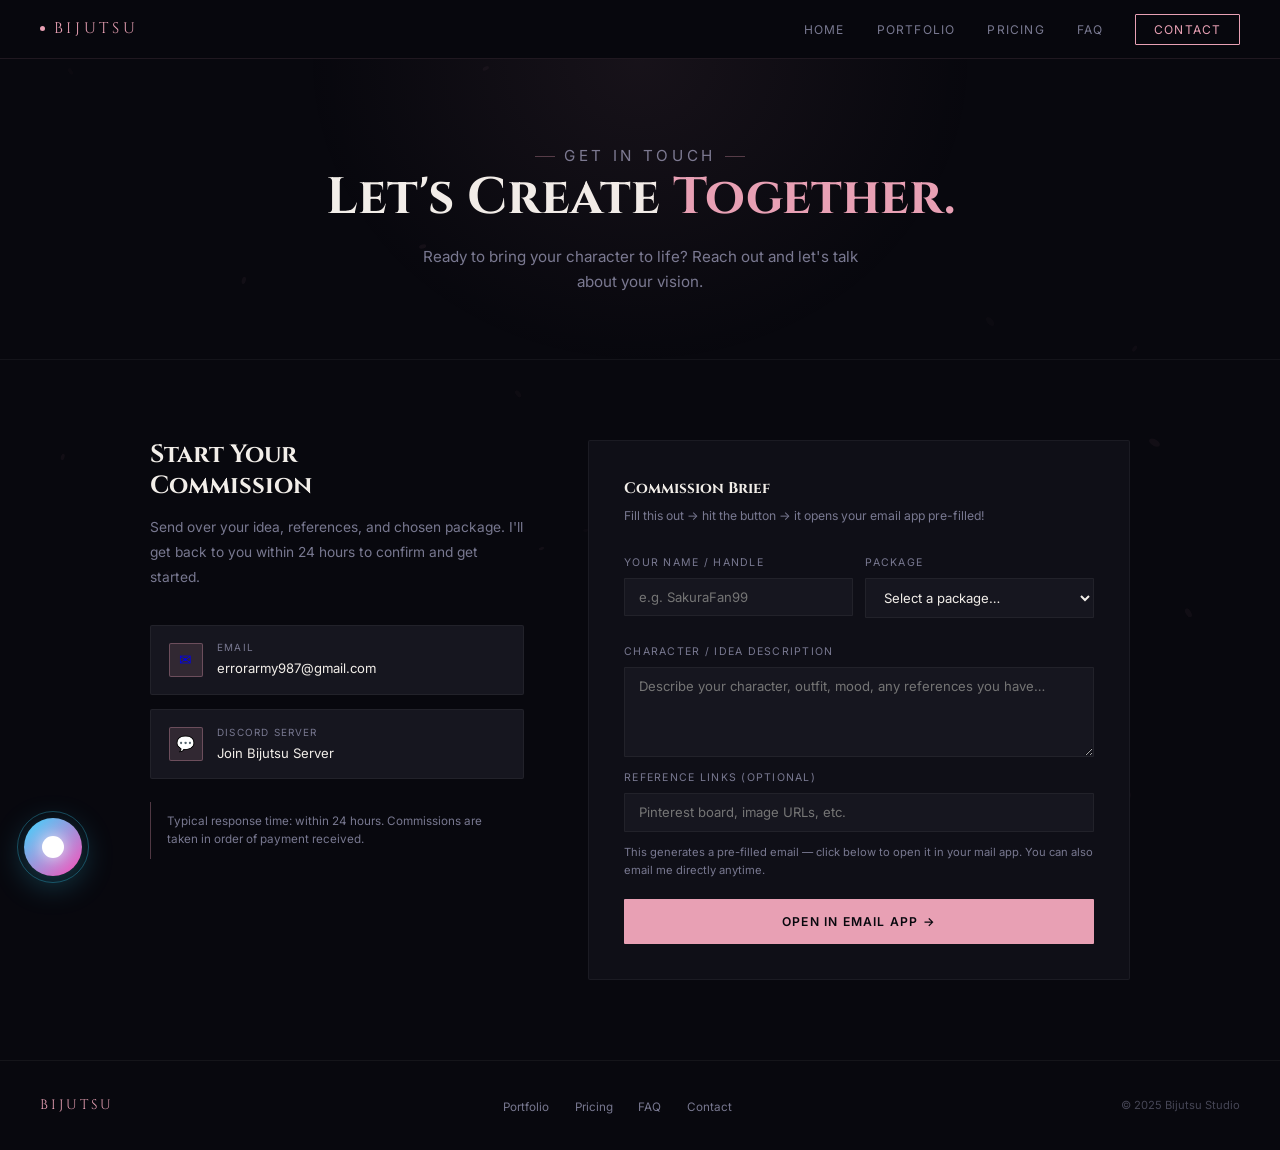
<file: contact.html>
<!DOCTYPE html>
<html lang="en">
<head>
  <meta charset="UTF-8">
  <meta name="viewport" content="width=device-width, initial-scale=1.0">
  <title>Contact | Bijutsu Studio</title>
  <link rel="stylesheet" href="css/style.css">
  <link rel="stylesheet" href="css/chatbot.css">
  <style>
    .contact-layout {
      display: grid;
      grid-template-columns: 1fr 1.45fr;
      gap: 4rem;
      max-width: 980px;
      margin: 0 auto;
    }

    .contact-heading {
      font-family: 'Cinzel', serif;
      font-size: 1.55rem;
      font-weight: 700;
      margin-bottom: 0.9rem;
      line-height: 1.22;
    }

    .contact-intro {
      color: var(--muted);
      font-size: 0.86rem;
      line-height: 1.8;
      margin-bottom: 2.2rem;
    }

    .contact-methods { display: flex; flex-direction: column; gap: 0.9rem; margin-bottom: 1.4rem; }

    .contact-method {
      display: flex;
      align-items: center;
      gap: 0.9rem;
      padding: 0.9rem 1.1rem;
      background: var(--ink-3);
      border: 0.5px solid var(--border-light);
      border-radius: 2px;
      text-decoration: none;
      transition: border-color 0.2s, background 0.2s;
    }
    .contact-method:hover { border-color: var(--sakura-dim); background: var(--ink-4); }

    .method-icon {
      width: 34px; height: 34px;
      background: var(--sakura-glow);
      border: 0.5px solid var(--sakura-dim);
      border-radius: 2px;
      display: flex; align-items: center; justify-content: center;
      font-size: 0.95rem;
      flex-shrink: 0;
    }

    .method-label { font-size: 0.62rem; text-transform: uppercase; letter-spacing: 0.12em; color: var(--muted); margin-bottom: 0.15rem; }
    .method-value { font-size: 0.82rem; color: var(--white); }

    .response-note {
      font-size: 0.73rem;
      color: var(--muted);
      padding: 0.65rem 1rem;
      border-left: 1px solid var(--sakura-dim);
      line-height: 1.55;
    }

    /* ── COMMISSION FORM ── */
    .commission-form {
      background: var(--ink-2);
      border: 0.5px solid var(--border-light);
      padding: 2.2rem;
      border-radius: 2px;
    }

    .form-title {
      font-family: 'Cinzel', serif;
      font-size: 0.95rem;
      font-weight: 700;
      margin-bottom: 0.35rem;
      color: var(--white);
    }

    .form-sub { font-size: 0.76rem; color: var(--muted); margin-bottom: 1.8rem; }

    .form-row {
      display: grid;
      grid-template-columns: 1fr 1fr;
      gap: 0.8rem;
      margin-bottom: 0.8rem;
    }

    .form-group {
      display: flex;
      flex-direction: column;
      gap: 0.38rem;
      margin-bottom: 0.8rem;
    }

    label {
      font-size: 0.66rem;
      text-transform: uppercase;
      letter-spacing: 0.12em;
      color: var(--muted);
    }

    input[type="text"],
    input[type="email"],
    select,
    textarea {
      background: var(--ink-3);
      border: 0.5px solid var(--border-light);
      border-radius: 1px;
      color: var(--white);
      font-family: 'Inter', sans-serif;
      font-size: 0.82rem;
      padding: 0.65rem 0.85rem;
      outline: none;
      transition: border-color 0.2s;
      width: 100%;
    }

    input:focus, select:focus, textarea:focus { border-color: var(--sakura-dim); }
    select option { background: var(--ink-3); }
    textarea { resize: vertical; min-height: 90px; }

    .form-note { font-size: 0.7rem; color: var(--muted); margin-bottom: 1.2rem; line-height: 1.6; }

    @media (max-width: 760px) {
      .contact-layout { grid-template-columns: 1fr; gap: 2.5rem; }
      .form-row { grid-template-columns: 1fr; }
    }
  </style>
</head>
<body>

<canvas id="particle-canvas"></canvas>

<nav>
  <a href="index.html" class="logo"><span class="logo-dot"></span>BIJUTSU</a>
  <ul class="nav-links">
    <li><a href="index.html">Home</a></li>
    <li><a href="portfolio.html">Portfolio</a></li>
    <li><a href="pricing.html">Pricing</a></li>
    <li><a href="faq.html">FAQ</a></li>
    <li><a href="contact.html" class="active nav-cta">Contact</a></li>
  </ul>
  <button class="nav-toggle" id="nav-toggle" aria-label="Toggle menu">
    <span></span><span></span><span></span>
  </button>
</nav>
<div class="nav-overlay" id="nav-overlay"></div>

<main>
  <section class="page-hero">
    <p class="eyebrow">Get in Touch</p>
    <h1>Let's Create <em>Together.</em></h1>
    <p>Ready to bring your character to life? Reach out and let's talk about your vision.</p>
  </section>

  <section class="section">
    <div class="container">
      <div class="contact-layout">

        <div class="fade-in">
          <h2 class="contact-heading">Start Your<br>Commission</h2>
          <p class="contact-intro">Send over your idea, references, and chosen package. I'll get back to you within 24 hours to confirm and get started.</p>

          <div class="contact-methods">
            <a href="mailto:errorarmy987@gmail.com" class="contact-method">
              <div class="method-icon">✉</div>
              <div>
                <div class="method-label">Email</div>
                <div class="method-value">errorarmy987@gmail.com</div>
              </div>
            </a>
            <a href="https://discord.gg/JxbduArPvH" target="_blank" class="contact-method">
              <div class="method-icon">💬</div>
              <div>
                <div class="method-label">Discord Server</div>
                <div class="method-value">Join Bijutsu Server</div>
              </div>
            </a>
          </div>

          <div class="response-note">
            Typical response time: within 24 hours. Commissions are taken in order of payment received.
          </div>
        </div>

        <div class="commission-form fade-in" style="transition-delay:0.15s">
          <div class="form-title">Commission Brief</div>
          <div class="form-sub">Fill this out → hit the button → it opens your email app pre-filled!</div>

          <div class="form-row">
            <div class="form-group">
              <label>Your Name / Handle</label>
              <input type="text" placeholder="e.g. SakuraFan99" id="f-name">
            </div>
            <div class="form-group">
              <label>Package</label>
              <select id="f-package">
                <option value="">Select a package…</option>
                <option>Anime PFP — Starter (₹49)</option>
                <option>Anime PFP — Pro (₹149)</option>
                <option>Anime PFP — Elite (₹299)</option>
                <option>OC Design — Starter (₹99)</option>
                <option>OC Design — Pro (₹299)</option>
                <option>OC Design — Elite (₹599)</option>
                <option>Animation — Starter (₹199)</option>
                <option>Animation — Pro (₹499)</option>
                <option>Animation — Elite (₹999)</option>
              </select>
            </div>
          </div>

          <div class="form-group">
            <label>Character / Idea Description</label>
            <textarea id="f-desc" placeholder="Describe your character, outfit, mood, any references you have…"></textarea>
          </div>

          <div class="form-group">
            <label>Reference links (optional)</label>
            <input type="text" id="f-refs" placeholder="Pinterest board, image URLs, etc.">
          </div>

          <p class="form-note">This generates a pre-filled email — click below to open it in your mail app. You can also email me directly anytime.</p>

          <a href="#" class="btn btn-primary" id="generate-mailto" style="width:100%;text-align:center;display:block;">
            Open in Email App →
          </a>
        </div>

      </div>
    </div>
  </section>
</main>

<footer>
  <a href="index.html" class="footer-logo">BIJUTSU</a>
  <ul class="footer-links">
    <li><a href="portfolio.html">Portfolio</a></li>
    <li><a href="pricing.html">Pricing</a></li>
    <li><a href="faq.html">FAQ</a></li>
    <li><a href="contact.html">Contact</a></li>
  </ul>
  <div class="footer-copy">© 2025 Bijutsu Studio</div>
</footer>

<div class="ai-ring"></div>
<button id="ai-toggle" aria-label="Open Bijutsu Assistant">
  <span class="bot-core"></span>
</button>
<div class="ai-panel" id="ai-panel">
  <div class="ai-header">
    <div>
      <strong style="font-size:0.9rem;">Bijutsu Assistant</strong>
      <small>● Online — Ask me anything!</small>
    </div>
    <button id="ai-close">✕</button>
  </div>
  <div class="ai-messages" id="ai-messages"></div>
  <div class="ai-input-row">
    <input id="ai-input" placeholder="Ask about prices, delivery, commissions…" />
    <button id="ai-send">→</button>
  </div>
</div>

<script src="js/script.js"></script>
<script src="js/ai.js"></script>
</body>
</html>
</file>
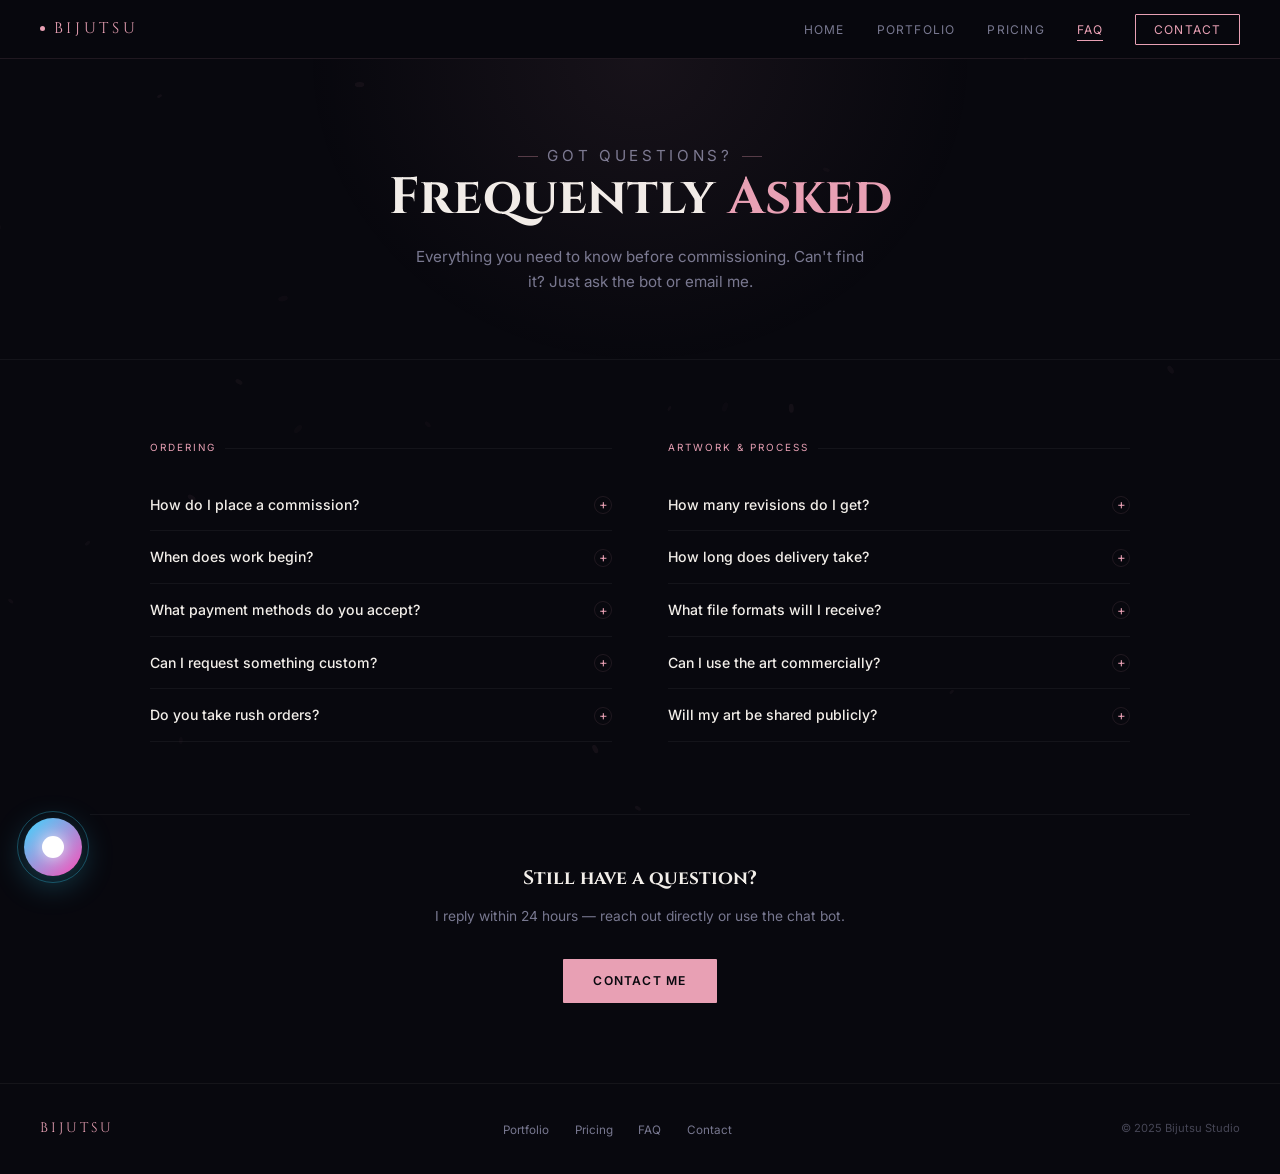
<file: faq.html>
<!DOCTYPE html>
<html lang="en">
<head>
  <meta charset="UTF-8">
  <meta name="viewport" content="width=device-width, initial-scale=1.0">
  <title>FAQ | Bijutsu Studio</title>
  <link rel="stylesheet" href="css/style.css">
  <link rel="stylesheet" href="css/chatbot.css">
  <style>
    .faq-layout {
      display: grid;
      grid-template-columns: 1fr 1fr;
      gap: 3.5rem;
      max-width: 980px;
      margin: 0 auto;
    }

    .faq-col-label {
      font-size: 0.62rem;
      text-transform: uppercase;
      letter-spacing: 0.2em;
      color: var(--sakura);
      margin-bottom: 1.4rem;
      display: flex;
      align-items: center;
      gap: 0.6rem;
    }
    .faq-col-label::after {
      content: '';
      flex: 1;
      height: 0.5px;
      background: var(--border-light);
    }

    .faq-item {
      border-bottom: 0.5px solid var(--border-light);
      cursor: pointer;
    }

    .faq-q {
      display: flex;
      justify-content: space-between;
      align-items: flex-start;
      gap: 1rem;
      padding: 1rem 0;
    }

    .faq-q-text {
      font-size: 0.88rem;
      font-weight: 500;
      color: var(--white);
      line-height: 1.4;
    }

    .faq-toggle {
      flex-shrink: 0;
      width: 18px; height: 18px;
      border: 0.5px solid var(--border);
      border-radius: 50%;
      display: flex;
      align-items: center;
      justify-content: center;
      color: var(--sakura);
      font-size: 0.82rem;
      transition: all 0.25s;
      margin-top: 0.08rem;
    }

    .faq-item.open .faq-toggle {
      background: var(--sakura-glow);
      border-color: var(--sakura);
      transform: rotate(45deg);
    }

    .faq-a {
      overflow: hidden;
      max-height: 0;
      transition: max-height 0.38s ease;
    }
    .faq-item.open .faq-a { max-height: 300px; }

    .faq-a-inner {
      font-size: 0.81rem;
      color: var(--muted);
      line-height: 1.75;
      padding-bottom: 1rem;
    }

    .still-stuck {
      text-align: center;
      margin-top: 4.5rem;
      padding-top: 3rem;
      border-top: 0.5px solid var(--border-light);
    }

    .still-stuck h3 {
      font-family: 'Cinzel', serif;
      font-size: 1.2rem;
      margin-bottom: 0.7rem;
    }

    .still-stuck p { color: var(--muted); font-size: 0.86rem; margin-bottom: 2rem; }

    @media (max-width: 680px) {
      .faq-layout { grid-template-columns: 1fr; gap: 2rem; }
    }
  </style>
</head>
<body>

<canvas id="particle-canvas"></canvas>

<nav>
  <a href="index.html" class="logo"><span class="logo-dot"></span>BIJUTSU</a>
  <ul class="nav-links">
    <li><a href="index.html">Home</a></li>
    <li><a href="portfolio.html">Portfolio</a></li>
    <li><a href="pricing.html">Pricing</a></li>
    <li><a href="faq.html" class="active">FAQ</a></li>
    <li><a href="contact.html" class="nav-cta">Contact</a></li>
  </ul>
  <button class="nav-toggle" id="nav-toggle" aria-label="Toggle menu">
    <span></span><span></span><span></span>
  </button>
</nav>
<div class="nav-overlay" id="nav-overlay"></div>

<main>
  <section class="page-hero">
    <p class="eyebrow">Got Questions?</p>
    <h1>Frequently <em>Asked</em></h1>
    <p>Everything you need to know before commissioning. Can't find it? Just ask the bot or email me.</p>
  </section>

  <section class="section">
    <div class="container">
      <div class="faq-layout">
        <div class="fade-in">
          <div class="faq-col-label">Ordering</div>

          <div class="faq-item">
            <div class="faq-q"><span class="faq-q-text">How do I place a commission?</span><span class="faq-toggle">+</span></div>
            <div class="faq-a"><div class="faq-a-inner">Email errorarmy987@gmail.com with your idea, reference images, and chosen package. I'll confirm availability and send payment details. Work starts after advance payment is received.</div></div>
          </div>

          <div class="faq-item">
            <div class="faq-q"><span class="faq-q-text">When does work begin?</span><span class="faq-toggle">+</span></div>
            <div class="faq-a"><div class="faq-a-inner">Work begins after advance payment is confirmed. You'll be added to the queue and I'll start in order.</div></div>
          </div>

          <div class="faq-item">
            <div class="faq-q"><span class="faq-q-text">What payment methods do you accept?</span><span class="faq-toggle">+</span></div>
            <div class="faq-a"><div class="faq-a-inner">UPI is the primary method. Other options can be arranged — mention your preferred method when you reach out.</div></div>
          </div>

          <div class="faq-item">
            <div class="faq-q"><span class="faq-q-text">Can I request something custom?</span><span class="faq-toggle">+</span></div>
            <div class="faq-a"><div class="faq-a-inner">Absolutely! If your idea doesn't fit a listed package, describe it in your email. Custom pricing is available for unique requests.</div></div>
          </div>

          <div class="faq-item">
            <div class="faq-q"><span class="faq-q-text">Do you take rush orders?</span><span class="faq-toggle">+</span></div>
            <div class="faq-a"><div class="faq-a-inner">Rush delivery is available on Elite-tier with priority slots. Mention your deadline and I'll confirm feasibility.</div></div>
          </div>
        </div>

        <div class="fade-in" style="transition-delay:0.15s">
          <div class="faq-col-label">Artwork & Process</div>

          <div class="faq-item">
            <div class="faq-q"><span class="faq-q-text">How many revisions do I get?</span><span class="faq-toggle">+</span></div>
            <div class="faq-a"><div class="faq-a-inner">Starter gets 1 revision, Pro gets 2, Elite gets unlimited. Minor tweaks (colour, small edits) are always free. Major changes count as a revision round.</div></div>
          </div>

          <div class="faq-item">
            <div class="faq-q"><span class="faq-q-text">How long does delivery take?</span><span class="faq-toggle">+</span></div>
            <div class="faq-a"><div class="faq-a-inner">Anime PFPs: 2–4 days · OC Designs: 4–7 days · Animations: 7–14 days. Times may vary during busy periods — I'll give you an estimate upfront.</div></div>
          </div>

          <div class="faq-item">
            <div class="faq-q"><span class="faq-q-text">What file formats will I receive?</span><span class="faq-toggle">+</span></div>
            <div class="faq-a"><div class="faq-a-inner">Final files are high-res PNG (transparent BG available on request). Animations delivered as MP4 or GIF. Source files are not included.</div></div>
          </div>

          <div class="faq-item">
            <div class="faq-q"><span class="faq-q-text">Can I use the art commercially?</span><span class="faq-toggle">+</span></div>
            <div class="faq-a"><div class="faq-a-inner">All packages include full personal use rights. For commercial use (merch, branding etc.), a commercial licence fee applies. Contact me before ordering for rates.</div></div>
          </div>

          <div class="faq-item">
            <div class="faq-q"><span class="faq-q-text">Will my art be shared publicly?</span><span class="faq-toggle">+</span></div>
            <div class="faq-a"><div class="faq-a-inner">Completed commissions may be shared on portfolio and socials as examples. If you'd like your piece kept private, just mention it when ordering.</div></div>
          </div>
        </div>
      </div>

      <div class="still-stuck fade-in">
        <h3>Still have a question?</h3>
        <p>I reply within 24 hours — reach out directly or use the chat bot.</p>
        <a href="contact.html" class="btn btn-primary">Contact Me</a>
      </div>
    </div>
  </section>
</main>

<footer>
  <a href="index.html" class="footer-logo">BIJUTSU</a>
  <ul class="footer-links">
    <li><a href="portfolio.html">Portfolio</a></li>
    <li><a href="pricing.html">Pricing</a></li>
    <li><a href="faq.html">FAQ</a></li>
    <li><a href="contact.html">Contact</a></li>
  </ul>
  <div class="footer-copy">© 2025 Bijutsu Studio</div>
</footer>

<div class="ai-ring"></div>
<button id="ai-toggle" aria-label="Open Bijutsu Assistant">
  <span class="bot-core"></span>
</button>
<div class="ai-panel" id="ai-panel">
  <div class="ai-header">
    <div>
      <strong style="font-size:0.9rem;">Bijutsu Assistant</strong>
      <small>● Online — Ask me anything!</small>
    </div>
    <button id="ai-close">✕</button>
  </div>
  <div class="ai-messages" id="ai-messages"></div>
  <div class="ai-input-row">
    <input id="ai-input" placeholder="Ask about prices, delivery, commissions…" />
    <button id="ai-send">→</button>
  </div>
</div>

<script src="js/script.js"></script>
<script src="js/ai.js"></script>
</body>
</html>
</file>
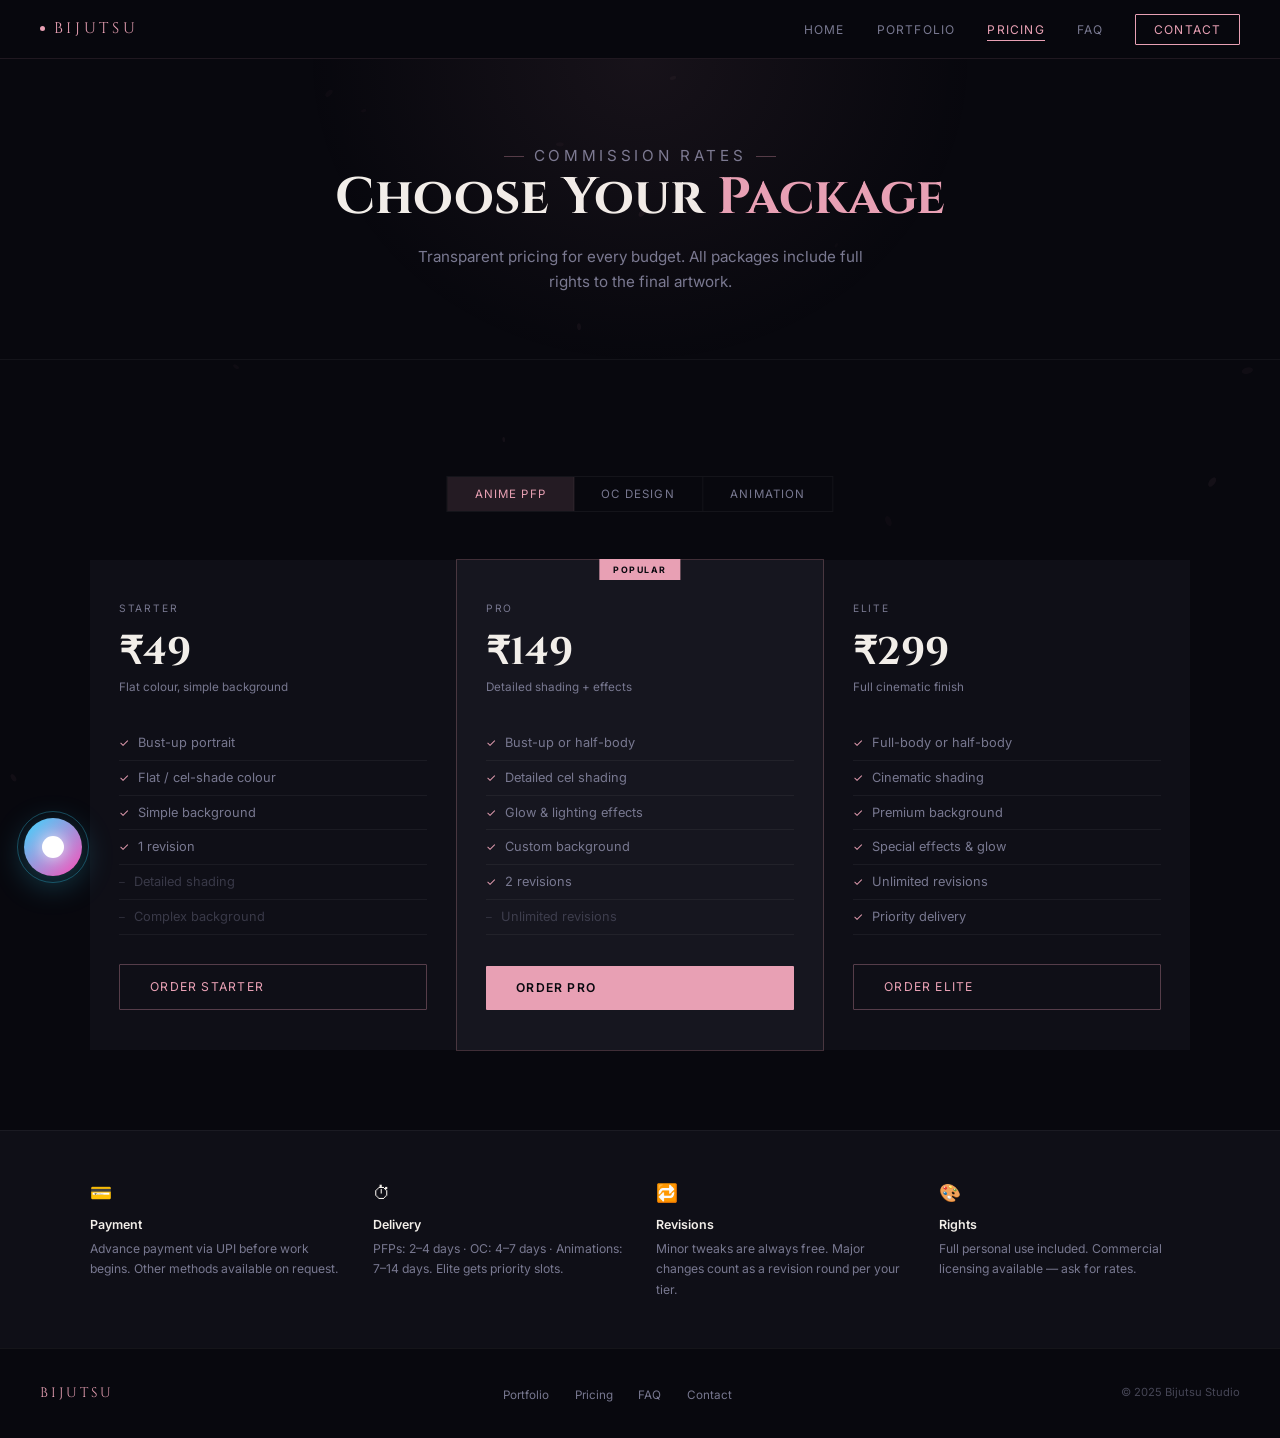
<file: pricing.html>
<!DOCTYPE html>
<html lang="en">
<head>
  <meta charset="UTF-8">
  <meta name="viewport" content="width=device-width, initial-scale=1.0">
  <title>Pricing | Bijutsu Studio</title>
  <link rel="stylesheet" href="css/style.css">
  <link rel="stylesheet" href="css/chatbot.css">
  <style>
    .pricing-tabs {
      display: inline-flex;
      border: 0.5px solid var(--border-light);
      margin: 2.2rem auto 3rem;
      position: relative;
      left: 50%;
      transform: translateX(-50%);
    }

    .tab-btn {
      background: transparent;
      border: none;
      border-right: 0.5px solid var(--border-light);
      color: var(--muted);
      padding: 0.65rem 1.7rem;
      font-size: 0.72rem;
      letter-spacing: 0.1em;
      text-transform: uppercase;
      cursor: pointer;
      transition: all 0.2s;
      font-family: 'Inter', sans-serif;
    }
    .tab-btn:last-child { border-right: none; }
    .tab-btn:hover { color: var(--white); background: var(--ink-3); }
    .tab-btn.active { color: var(--sakura); background: var(--sakura-glow); }

    .pricing-panel { display: none; }
    .pricing-panel.active {
      display: grid;
      grid-template-columns: repeat(3, 1fr);
      gap: 1px;
      background: var(--border-light);
    }

    .price-card {
      background: var(--ink-2);
      padding: 2.5rem 1.8rem;
      position: relative;
      display: flex;
      flex-direction: column;
      transition: background 0.25s;
    }
    .price-card:hover { background: var(--ink-3); }

    .price-card.featured {
      background: var(--ink-3);
      outline: 0.5px solid rgba(232,160,180,0.25);
      z-index: 1;
    }

    .price-card.featured::before {
      content: 'POPULAR';
      position: absolute;
      top: -1px; left: 50%;
      transform: translateX(-50%);
      background: var(--sakura);
      color: var(--ink);
      font-size: 0.55rem;
      letter-spacing: 0.18em;
      padding: 0.22rem 0.85rem;
      font-weight: 700;
      white-space: nowrap;
    }

    .tier-label {
      font-size: 0.64rem;
      text-transform: uppercase;
      letter-spacing: 0.18em;
      color: var(--muted);
      margin-bottom: 1.1rem;
    }

    .tier-price {
      font-family: 'Cinzel', serif;
      font-size: 2.4rem;
      font-weight: 700;
      color: var(--white);
      line-height: 1;
      margin-bottom: 0.35rem;
    }
    .tier-price span { font-size: 0.95rem; color: var(--muted); font-weight: 400; }

    .tier-sub {
      font-size: 0.73rem;
      color: var(--muted);
      margin-bottom: 1.8rem;
    }

    .tier-features {
      list-style: none;
      flex: 1;
      margin-bottom: 1.8rem;
    }
    .tier-features li {
      font-size: 0.8rem;
      color: var(--muted);
      padding: 0.5rem 0;
      border-bottom: 0.5px solid var(--border-light);
      display: flex;
      align-items: flex-start;
      gap: 0.55rem;
      line-height: 1.4;
    }
    .tier-features li::before { content: '✓'; color: var(--sakura); font-size: 0.72rem; flex-shrink: 0; margin-top: 0.06rem; }
    .tier-features li.dim { color: rgba(120,120,144,0.4); }
    .tier-features li.dim::before { content: '–'; color: rgba(120,120,144,0.3); }

    .notes-strip {
      padding: 3rem 2.5rem;
      background: var(--ink-2);
      border-top: 0.5px solid var(--border-light);
    }

    .notes-grid {
      display: grid;
      grid-template-columns: repeat(auto-fit, minmax(200px, 1fr));
      gap: 2rem;
      max-width: 1100px;
      margin: 0 auto;
    }

    .note-icon { font-size: 1.1rem; margin-bottom: 0.45rem; }
    .note-title { font-size: 0.78rem; font-weight: 600; color: var(--white); margin-bottom: 0.3rem; }
    .note-text { font-size: 0.76rem; color: var(--muted); line-height: 1.65; }

    @media (max-width: 720px) {
      .pricing-panel.active { grid-template-columns: 1fr; }
      .pricing-tabs { flex-direction: column; left: 0; transform: none; width: 100%; }
      .tab-btn { border-right: none; border-bottom: 0.5px solid var(--border-light); }
      .tab-btn:last-child { border-bottom: none; }
    }
  </style>
</head>
<body>

<canvas id="particle-canvas"></canvas>

<nav>
  <a href="index.html" class="logo"><span class="logo-dot"></span>BIJUTSU</a>
  <ul class="nav-links">
    <li><a href="index.html">Home</a></li>
    <li><a href="portfolio.html">Portfolio</a></li>
    <li><a href="pricing.html" class="active">Pricing</a></li>
    <li><a href="faq.html">FAQ</a></li>
    <li><a href="contact.html" class="nav-cta">Contact</a></li>
  </ul>
  <button class="nav-toggle" id="nav-toggle" aria-label="Toggle menu">
    <span></span><span></span><span></span>
  </button>
</nav>
<div class="nav-overlay" id="nav-overlay"></div>

<main>
  <section class="page-hero">
    <p class="eyebrow">Commission Rates</p>
    <h1>Choose Your <em>Package</em></h1>
    <p>Transparent pricing for every budget. All packages include full rights to the final artwork.</p>
  </section>

  <section class="section">
    <div class="container">
      <div class="pricing-tabs">
        <button class="tab-btn active" data-tab="pfp">Anime PFP</button>
        <button class="tab-btn" data-tab="oc">OC Design</button>
        <button class="tab-btn" data-tab="anim">Animation</button>
      </div>

      <!-- PFP -->
      <div class="pricing-panel active" id="tab-pfp">
        <div class="price-card fade-in">
          <div class="tier-label">Starter</div>
          <div class="tier-price">₹49</div>
          <div class="tier-sub">Flat colour, simple background</div>
          <ul class="tier-features">
            <li>Bust-up portrait</li>
            <li>Flat / cel-shade colour</li>
            <li>Simple background</li>
            <li>1 revision</li>
            <li class="dim">Detailed shading</li>
            <li class="dim">Complex background</li>
          </ul>
          <a href="contact.html" class="btn btn-outline">Order Starter</a>
        </div>
        <div class="price-card featured fade-in" style="transition-delay:0.1s">
          <div class="tier-label">Pro</div>
          <div class="tier-price">₹149</div>
          <div class="tier-sub">Detailed shading + effects</div>
          <ul class="tier-features">
            <li>Bust-up or half-body</li>
            <li>Detailed cel shading</li>
            <li>Glow & lighting effects</li>
            <li>Custom background</li>
            <li>2 revisions</li>
            <li class="dim">Unlimited revisions</li>
          </ul>
          <a href="contact.html" class="btn btn-primary">Order Pro</a>
        </div>
        <div class="price-card fade-in" style="transition-delay:0.2s">
          <div class="tier-label">Elite</div>
          <div class="tier-price">₹299</div>
          <div class="tier-sub">Full cinematic finish</div>
          <ul class="tier-features">
            <li>Full-body or half-body</li>
            <li>Cinematic shading</li>
            <li>Premium background</li>
            <li>Special effects & glow</li>
            <li>Unlimited revisions</li>
            <li>Priority delivery</li>
          </ul>
          <a href="contact.html" class="btn btn-outline">Order Elite</a>
        </div>
      </div>

      <!-- OC -->
      <div class="pricing-panel" id="tab-oc">
        <div class="price-card fade-in">
          <div class="tier-label">Starter</div>
          <div class="tier-price">₹99</div>
          <div class="tier-sub">Basic character sheet</div>
          <ul class="tier-features">
            <li>Front view only</li>
            <li>Flat colour</li>
            <li>Basic outfit design</li>
            <li>1 revision</li>
            <li class="dim">Turnaround views</li>
            <li class="dim">Expression sheet</li>
          </ul>
          <a href="contact.html" class="btn btn-outline">Order Starter</a>
        </div>
        <div class="price-card featured fade-in" style="transition-delay:0.1s">
          <div class="tier-label">Pro</div>
          <div class="tier-price">₹299</div>
          <div class="tier-sub">Full character sheet</div>
          <ul class="tier-features">
            <li>Front + back views</li>
            <li>Detailed shading</li>
            <li>Full outfit + accessories</li>
            <li>3-expression mini sheet</li>
            <li>2 revisions</li>
            <li class="dim">Unlimited revisions</li>
          </ul>
          <a href="contact.html" class="btn btn-primary">Order Pro</a>
        </div>
        <div class="price-card fade-in" style="transition-delay:0.2s">
          <div class="tier-label">Elite</div>
          <div class="tier-price">₹599</div>
          <div class="tier-sub">Premium full package</div>
          <ul class="tier-features">
            <li>Front, back, side views</li>
            <li>Cinematic shading</li>
            <li>Full expression sheet</li>
            <li>Weapon / prop design</li>
            <li>Lore card included</li>
            <li>Unlimited revisions</li>
          </ul>
          <a href="contact.html" class="btn btn-outline">Order Elite</a>
        </div>
      </div>

      <!-- ANIMATION -->
      <div class="pricing-panel" id="tab-anim">
        <div class="price-card fade-in">
          <div class="tier-label">Starter</div>
          <div class="tier-price">₹199</div>
          <div class="tier-sub">Simple loop, 10s</div>
          <ul class="tier-features">
            <li>10 second loop</li>
            <li>Basic motion</li>
            <li>Flat colour art</li>
            <li>1 revision</li>
            <li class="dim">Glow / particle FX</li>
            <li class="dim">Music sync</li>
          </ul>
          <a href="contact.html" class="btn btn-outline">Order Starter</a>
        </div>
        <div class="price-card featured fade-in" style="transition-delay:0.1s">
          <div class="tier-label">Pro</div>
          <div class="tier-price">₹499</div>
          <div class="tier-sub">Cinematic 15s loop</div>
          <ul class="tier-features">
            <li>15 second loop</li>
            <li>Smooth character motion</li>
            <li>Glow & particle effects</li>
            <li>Custom background</li>
            <li>2 revisions</li>
            <li class="dim">Music sync</li>
          </ul>
          <a href="contact.html" class="btn btn-primary">Order Pro</a>
        </div>
        <div class="price-card fade-in" style="transition-delay:0.2s">
          <div class="tier-label">Elite</div>
          <div class="tier-price">₹999</div>
          <div class="tier-sub">Full cinematic package</div>
          <ul class="tier-features">
            <li>Up to 20 second loop</li>
            <li>Complex motion & poses</li>
            <li>Premium VFX</li>
            <li>Music / SFX sync</li>
            <li>4K export</li>
            <li>Unlimited revisions</li>
          </ul>
          <a href="contact.html" class="btn btn-outline">Order Elite</a>
        </div>
      </div>
    </div>
  </section>

  <section class="notes-strip">
    <div class="notes-grid">
      <div class="fade-in">
        <div class="note-icon">💳</div>
        <div class="note-title">Payment</div>
        <div class="note-text">Advance payment via UPI before work begins. Other methods available on request.</div>
      </div>
      <div class="fade-in" style="transition-delay:0.1s">
        <div class="note-icon">⏱</div>
        <div class="note-title">Delivery</div>
        <div class="note-text">PFPs: 2–4 days · OC: 4–7 days · Animations: 7–14 days. Elite gets priority slots.</div>
      </div>
      <div class="fade-in" style="transition-delay:0.2s">
        <div class="note-icon">🔁</div>
        <div class="note-title">Revisions</div>
        <div class="note-text">Minor tweaks are always free. Major changes count as a revision round per your tier.</div>
      </div>
      <div class="fade-in" style="transition-delay:0.3s">
        <div class="note-icon">🎨</div>
        <div class="note-title">Rights</div>
        <div class="note-text">Full personal use included. Commercial licensing available — ask for rates.</div>
      </div>
    </div>
  </section>
</main>

<footer>
  <a href="index.html" class="footer-logo">BIJUTSU</a>
  <ul class="footer-links">
    <li><a href="portfolio.html">Portfolio</a></li>
    <li><a href="pricing.html">Pricing</a></li>
    <li><a href="faq.html">FAQ</a></li>
    <li><a href="contact.html">Contact</a></li>
  </ul>
  <div class="footer-copy">© 2025 Bijutsu Studio</div>
</footer>

<div class="ai-ring"></div>
<button id="ai-toggle" aria-label="Open Bijutsu Assistant">
  <span class="bot-core"></span>
</button>
<div class="ai-panel" id="ai-panel">
  <div class="ai-header">
    <div>
      <strong style="font-size:0.9rem;">Bijutsu Assistant</strong>
      <small>● Online — Ask me anything!</small>
    </div>
    <button id="ai-close">✕</button>
  </div>
  <div class="ai-messages" id="ai-messages"></div>
  <div class="ai-input-row">
    <input id="ai-input" placeholder="Ask about prices, delivery, commissions…" />
    <button id="ai-send">→</button>
  </div>
</div>

<script src="js/script.js"></script>
<script src="js/ai.js"></script>
</body>
</html>
</file>
<file: css/style.css>
@import url('https://fonts.googleapis.com/css2?family=Cinzel:wght@400;600;700&family=Inter:wght@300;400;500;600&display=swap');

*, *::before, *::after { box-sizing: border-box; margin: 0; padding: 0; }

:root {
  --sakura: #E8A0B4;
  --sakura-glow: rgba(232,160,180,0.13);
  --sakura-dim: rgba(232,160,180,0.32);
  --ink: #08080E;
  --ink-2: #0F0F17;
  --ink-3: #16161F;
  --ink-4: #1C1C28;
  --ink-5: #222230;
  --white: #F2EEE9;
  --muted: #787890;
  --border: rgba(232,160,180,0.11);
  --border-light: rgba(255,255,255,0.05);
  --cyan: #3ad8ff;
}

html { scroll-behavior: smooth; }

body {
  background: var(--ink);
  color: var(--white);
  font-family: 'Inter', sans-serif;
  min-height: 100vh;
  overflow-x: hidden;
  line-height: 1.6;
}

::-webkit-scrollbar { width: 3px; }
::-webkit-scrollbar-track { background: var(--ink); }
::-webkit-scrollbar-thumb { background: var(--sakura-dim); border-radius: 2px; }

/* ── PARTICLE CANVAS ── */
#particle-canvas {
  position: fixed;
  top: 0; left: 0;
  width: 100%; height: 100%;
  pointer-events: none;
  z-index: 0;
  opacity: 0.35;
}

nav, main, footer, .ai-ring { position: relative; z-index: 1; }

/* ── NAV ── */
nav {
  display: flex;
  align-items: center;
  justify-content: space-between;
  padding: 1rem 2.5rem;
  border-bottom: 0.5px solid var(--border);
  position: sticky; top: 0;
  background: rgba(8,8,14,0.9);
  backdrop-filter: blur(20px);
  -webkit-backdrop-filter: blur(20px);
  z-index: 100;
}

.logo {
  font-family: 'Cinzel', serif;
  font-size: 0.95rem;
  letter-spacing: 0.24em;
  color: var(--sakura);
  text-decoration: none;
  display: flex;
  align-items: center;
  gap: 0.55rem;
}

.logo-dot {
  width: 5px; height: 5px;
  background: var(--sakura);
  border-radius: 50%;
  animation: pulse 2.5s ease-in-out infinite;
  flex-shrink: 0;
}

@keyframes pulse {
  0%,100% { opacity: 1; transform: scale(1); }
  50% { opacity: 0.35; transform: scale(0.55); }
}

.nav-links {
  display: flex;
  align-items: center;
  gap: 2rem;
  list-style: none;
}

.nav-links a {
  color: var(--muted);
  text-decoration: none;
  font-size: 0.75rem;
  letter-spacing: 0.1em;
  text-transform: uppercase;
  transition: color 0.2s;
  position: relative;
}

.nav-links a::after {
  content: '';
  position: absolute;
  bottom: -3px; left: 0;
  width: 0; height: 0.5px;
  background: var(--sakura);
  transition: width 0.3s ease;
}

.nav-links a:hover { color: var(--white); }
.nav-links a:hover::after { width: 100%; }
.nav-links a.active { color: var(--sakura); }
.nav-links a.active::after { width: 100%; }

.nav-cta {
  background: transparent !important;
  border: 0.5px solid var(--sakura) !important;
  color: var(--sakura) !important;
  padding: 0.42rem 1.1rem;
  border-radius: 1px;
  transition: background 0.2s, color 0.2s !important;
}
.nav-cta:hover {
  background: var(--sakura) !important;
  color: var(--ink) !important;
}
.nav-cta::after { display: none !important; }

/* ── MOBILE NAV TOGGLE ── */
.nav-toggle {
  display: none;
  flex-direction: column;
  justify-content: center;
  gap: 5px;
  width: 34px; height: 34px;
  background: none;
  border: none;
  cursor: pointer;
  z-index: 250;
}

.nav-toggle span {
  display: block;
  width: 22px; height: 1.5px;
  background: var(--white);
  transition: transform 0.3s, opacity 0.3s;
}

.nav-toggle.open span:nth-child(1) { transform: translateY(6.5px) rotate(45deg); }
.nav-toggle.open span:nth-child(2) { opacity: 0; }
.nav-toggle.open span:nth-child(3) { transform: translateY(-6.5px) rotate(-45deg); }

.nav-overlay {
  display: none;
  position: fixed;
  inset: 0;
  background: rgba(0,0,0,0.6);
  z-index: 150;
}
.nav-overlay.open { display: block; }

/* ── PAGE HERO ── */
.page-hero {
  padding: 5rem 2.5rem 4rem;
  text-align: center;
  position: relative;
  overflow: hidden;
  border-bottom: 0.5px solid var(--border-light);
}

.page-hero::before {
  content: '';
  position: absolute;
  top: 0; left: 50%;
  transform: translateX(-50%);
  width: 700px; height: 320px;
  background: radial-gradient(ellipse at top, rgba(232,160,180,0.07) 0%, transparent 68%);
  pointer-events: none;
}

.eyebrow {
  display: inline-flex;
  align-items: center;
  gap: 0.6rem;
  font-size: 0.66rem;
  letter-spacing: 0.24em;
  text-transform: uppercase;
  color: var(--sakura);
  margin-bottom: 1.2rem;
}
.eyebrow::before, .eyebrow::after {
  content: '';
  display: block;
  width: 20px; height: 0.5px;
  background: var(--sakura-dim);
}

.page-hero h1 {
  font-family: 'Cinzel', serif;
  font-size: clamp(2rem, 4vw, 3.2rem);
  font-weight: 700;
  line-height: 1.14;
  color: var(--white);
  margin-bottom: 1rem;
}
.page-hero h1 em { font-style: normal; color: var(--sakura); }

.page-hero p {
  color: var(--muted);
  font-size: 0.95rem;
  max-width: 460px;
  margin: 0 auto;
  line-height: 1.7;
}

/* ── LAYOUT ── */
.section { padding: 5rem 2.5rem; }
.container { max-width: 1100px; margin: 0 auto; }

/* ── BUTTONS ── */
.btn {
  display: inline-block;
  text-decoration: none;
  cursor: pointer;
  font-family: 'Inter', sans-serif;
  font-size: 0.76rem;
  letter-spacing: 0.1em;
  text-transform: uppercase;
  padding: 0.78rem 1.9rem;
  border-radius: 1px;
  border: none;
  transition: all 0.22s;
}
.btn-primary { background: var(--sakura); color: var(--ink); font-weight: 600; }
.btn-primary:hover { background: #cf7c97; transform: translateY(-1px); }
.btn-outline {
  background: transparent;
  color: var(--sakura);
  border: 0.5px solid var(--sakura-dim);
}
.btn-outline:hover { background: var(--sakura-glow); border-color: var(--sakura); transform: translateY(-1px); }

/* ── FOOTER ── */
footer {
  border-top: 0.5px solid var(--border-light);
  padding: 2rem 2.5rem;
  display: flex;
  justify-content: space-between;
  align-items: center;
  flex-wrap: wrap;
  gap: 1rem;
  background: var(--ink);
}

.footer-logo {
  font-family: 'Cinzel', serif;
  font-size: 0.85rem;
  color: var(--sakura);
  letter-spacing: 0.22em;
  text-decoration: none;
}

.footer-links {
  display: flex;
  gap: 1.6rem;
  list-style: none;
}
.footer-links a { font-size: 0.73rem; color: var(--muted); text-decoration: none; }
.footer-links a:hover { color: var(--white); }

.footer-copy { font-size: 0.7rem; color: rgba(120,120,144,0.55); }

/* ── FADE IN ── */
.fade-in {
  opacity: 0;
  transform: translateY(22px);
  transition: opacity 0.65s ease, transform 0.65s ease;
}
.fade-in.visible { opacity: 1; transform: translateY(0); }

/* ── AI TOGGLE BUTTON (matches original chatbot.css position but on LEFT) ── */
#ai-toggle {
  position: fixed !important;
  left: 1.5rem !important;
  right: auto !important;
  bottom: 1.5rem !important;
  width: 58px !important;
  height: 58px !important;
  border-radius: 50% !important;
  z-index: 1000 !important;
  background: linear-gradient(135deg, #3ad8ff, #ff4db8) !important;
  border: none !important;
  cursor: pointer !important;
  box-shadow: 0 8px 32px rgba(58,216,255,0.28) !important;
  transition: transform 0.3s, box-shadow 0.3s !important;
  display: flex !important;
  align-items: center !important;
  justify-content: center !important;
}
#ai-toggle:hover {
  transform: scale(1.1) rotate(8deg) !important;
  box-shadow: 0 12px 40px rgba(58,216,255,0.4) !important;
}

.ai-ring {
  position: fixed;
  bottom: calc(1.5rem - 7px);
  left: calc(1.5rem - 7px);
  width: 72px; height: 72px;
  border-radius: 50%;
  border: 1px solid rgba(58,216,255,0.3);
  z-index: 999;
  pointer-events: none;
  animation: ringPulse 3s ease-in-out infinite;
}

@keyframes ringPulse {
  0%,100% { transform: scale(1); opacity: 0.5; }
  50% { transform: scale(1.2); opacity: 0; }
}

/* ── AI PANEL — override chatbot.css to put on LEFT ── */
.ai-panel {
  right: auto !important;
  left: 1.5rem !important;
  bottom: 90px !important;
  border-radius: 16px !important;
}

/* ── RESPONSIVE MOBILE ── */
@media (max-width: 768px) {
  nav { padding: 0.85rem 1.1rem; }
  .nav-toggle { display: flex; }

  .nav-links {
    position: fixed;
    top: 0; right: -100%;
    height: 100vh;
    width: min(78vw, 290px);
    background: var(--ink-2);
    border-left: 0.5px solid var(--border);
    flex-direction: column;
    align-items: flex-start;
    gap: 1.8rem;
    padding: 5.5rem 2rem 2rem;
    transition: right 0.33s ease;
    z-index: 200;
  }
  .nav-links.open { right: 0; }
  .nav-links a { font-size: 0.88rem; }

  .section { padding: 3.2rem 1.1rem; }
  .page-hero { padding: 3.2rem 1.1rem 2rem; }

  footer {
    flex-direction: column;
    text-align: center;
    padding: 1.8rem 1.1rem;
  }

  #ai-toggle {
    left: 1rem !important;
    bottom: 1rem !important;
    width: 52px !important;
    height: 52px !important;
  }
  .ai-ring {
    left: calc(1rem - 7px);
    bottom: calc(1rem - 7px);
    width: 66px; height: 66px;
  }
  .ai-panel {
    left: 0.6rem !important;
    right: 0.6rem !important;
    width: auto !important;
    bottom: 80px !important;
  }
}
</file>
<file: css/chatbot.css>
#ai-toggle{
position:fixed;right:28px;bottom:28px;width:74px;height:74px;border:none;border-radius:50%;
cursor:pointer;z-index:1000;background:linear-gradient(135deg,#3ad8ff,#ff4db8);
box-shadow:0 20px 60px rgba(58,216,255,.35);transition:.4s
}
#ai-toggle:hover{transform:scale(1.08) rotate(8deg)}
.bot-core{display:block;width:22px;height:22px;margin:auto;border-radius:50%;background:#fff;box-shadow:0 0 18px rgba(255,255,255,.95)}
.ai-panel{
position:fixed;right:28px;bottom:120px;width:min(420px,calc(100vw - 32px));height:620px;max-height:75vh;
display:flex;flex-direction:column;border-radius:28px;border:1px solid rgba(255,255,255,.08);
background:rgba(8,12,24,.88);backdrop-filter:blur(20px);box-shadow:0 40px 100px rgba(0,0,0,.55);
overflow:hidden;z-index:999;opacity:0;transform:translateY(30px) scale(.92);pointer-events:none;
transition:.45s cubic-bezier(.2,.8,.2,1)
}
.ai-panel.open{opacity:1;transform:translateY(0) scale(1);pointer-events:auto}
.ai-header{display:flex;justify-content:space-between;align-items:center;padding:18px 20px;border-bottom:1px solid rgba(255,255,255,.06)}
.ai-header small{display:block;color:#9fb2d9;margin-top:4px}
#ai-close,#ai-send{border:none;border-radius:12px;cursor:pointer}
#ai-close{width:38px;height:38px;background:rgba(255,255,255,.06);color:#fff;font-size:1.4rem}
.ai-messages{flex:1;padding:18px;overflow-y:auto}
.ai-message{max-width:82%;padding:12px 16px;margin-bottom:12px;border-radius:18px;line-height:1.55;animation:pop .25s ease}
.ai-message.user{margin-left:auto;background:linear-gradient(135deg,#3ad8ff,#7ae8ff);color:#04111c}
.ai-message.bot{background:rgba(255,255,255,.06)}
.ai-input-row{display:flex;gap:10px;padding:16px;border-top:1px solid rgba(255,255,255,.06)}
#ai-input{flex:1;border:none;outline:none;padding:14px 16px;border-radius:14px;background:rgba(255,255,255,.06);color:#fff}
#ai-send{padding:0 18px;background:linear-gradient(135deg,#3ad8ff,#ff4db8);color:#04111c;font-weight:700}
#ai-send:disabled,#ai-input:disabled{opacity:.6;cursor:not-allowed}
@keyframes pop{from{opacity:0;transform:translateY(8px)}to{opacity:1;transform:translateY(0)}}
</file>
